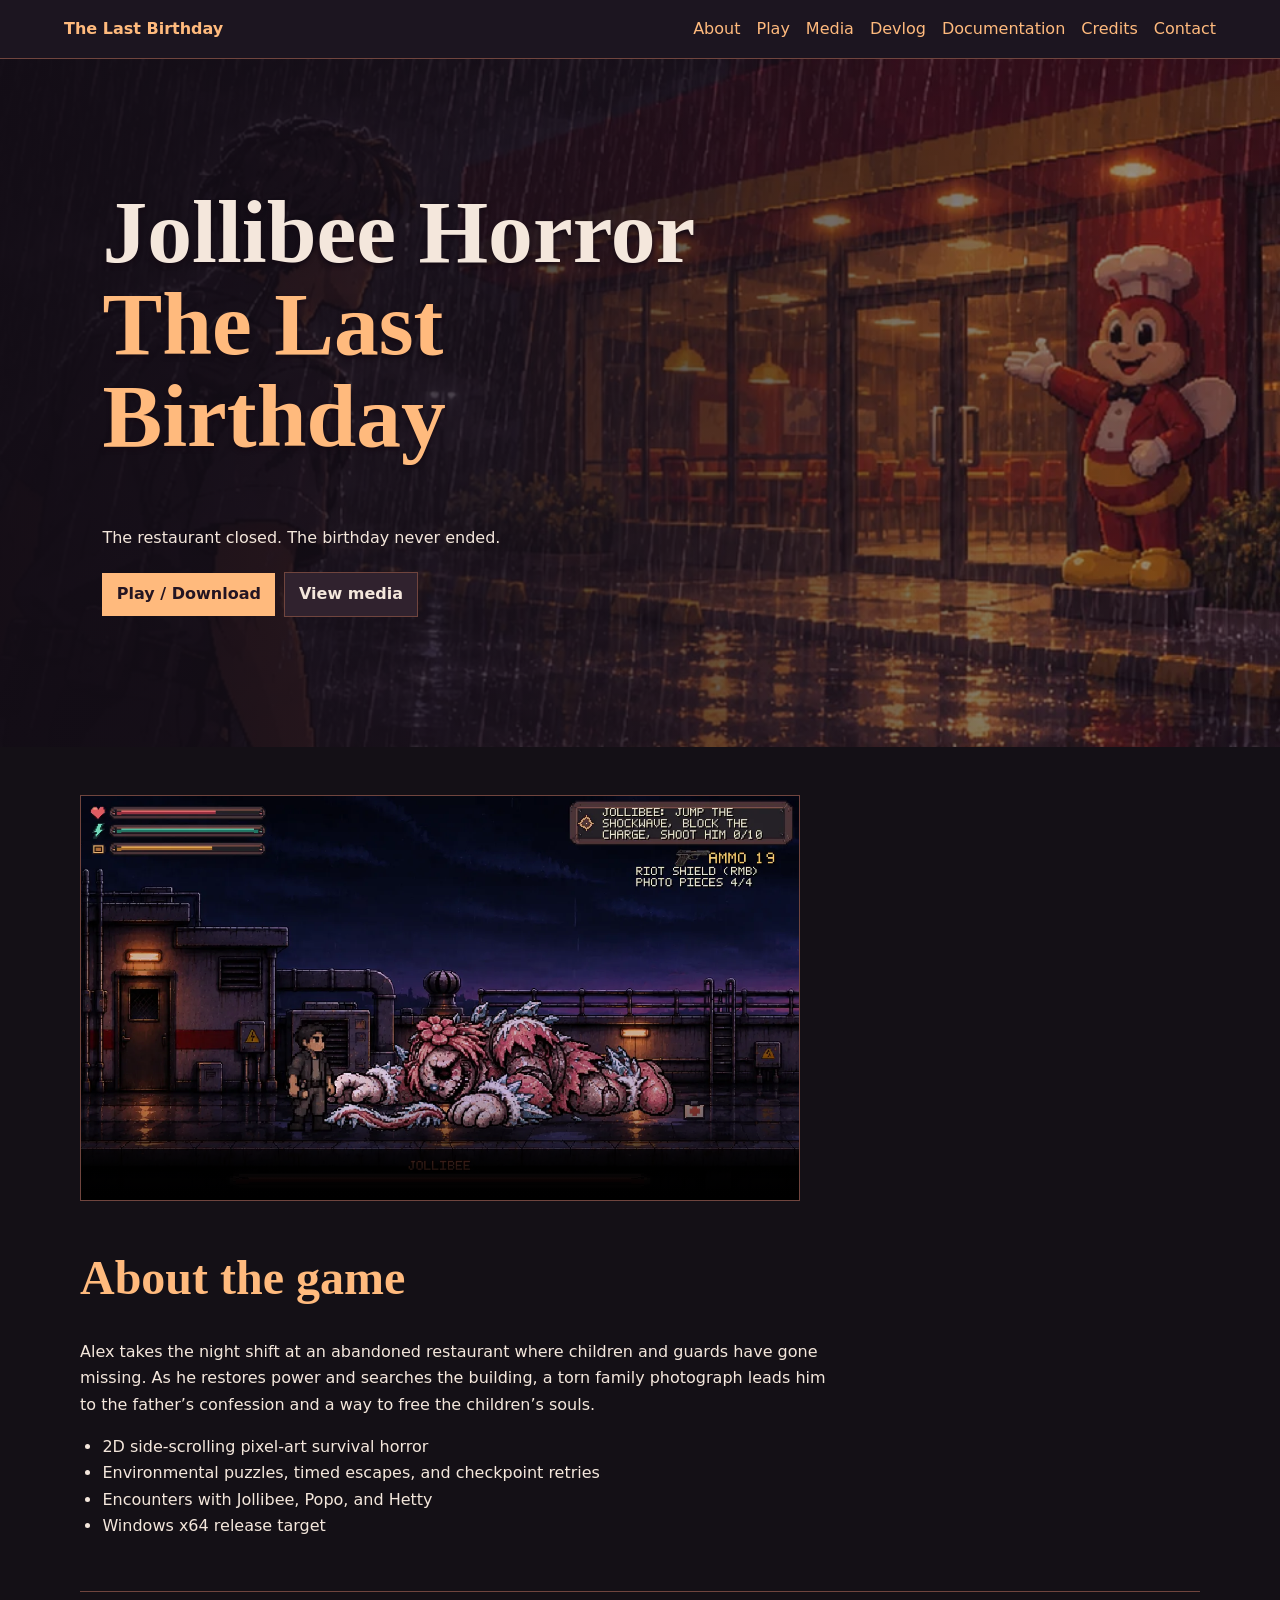
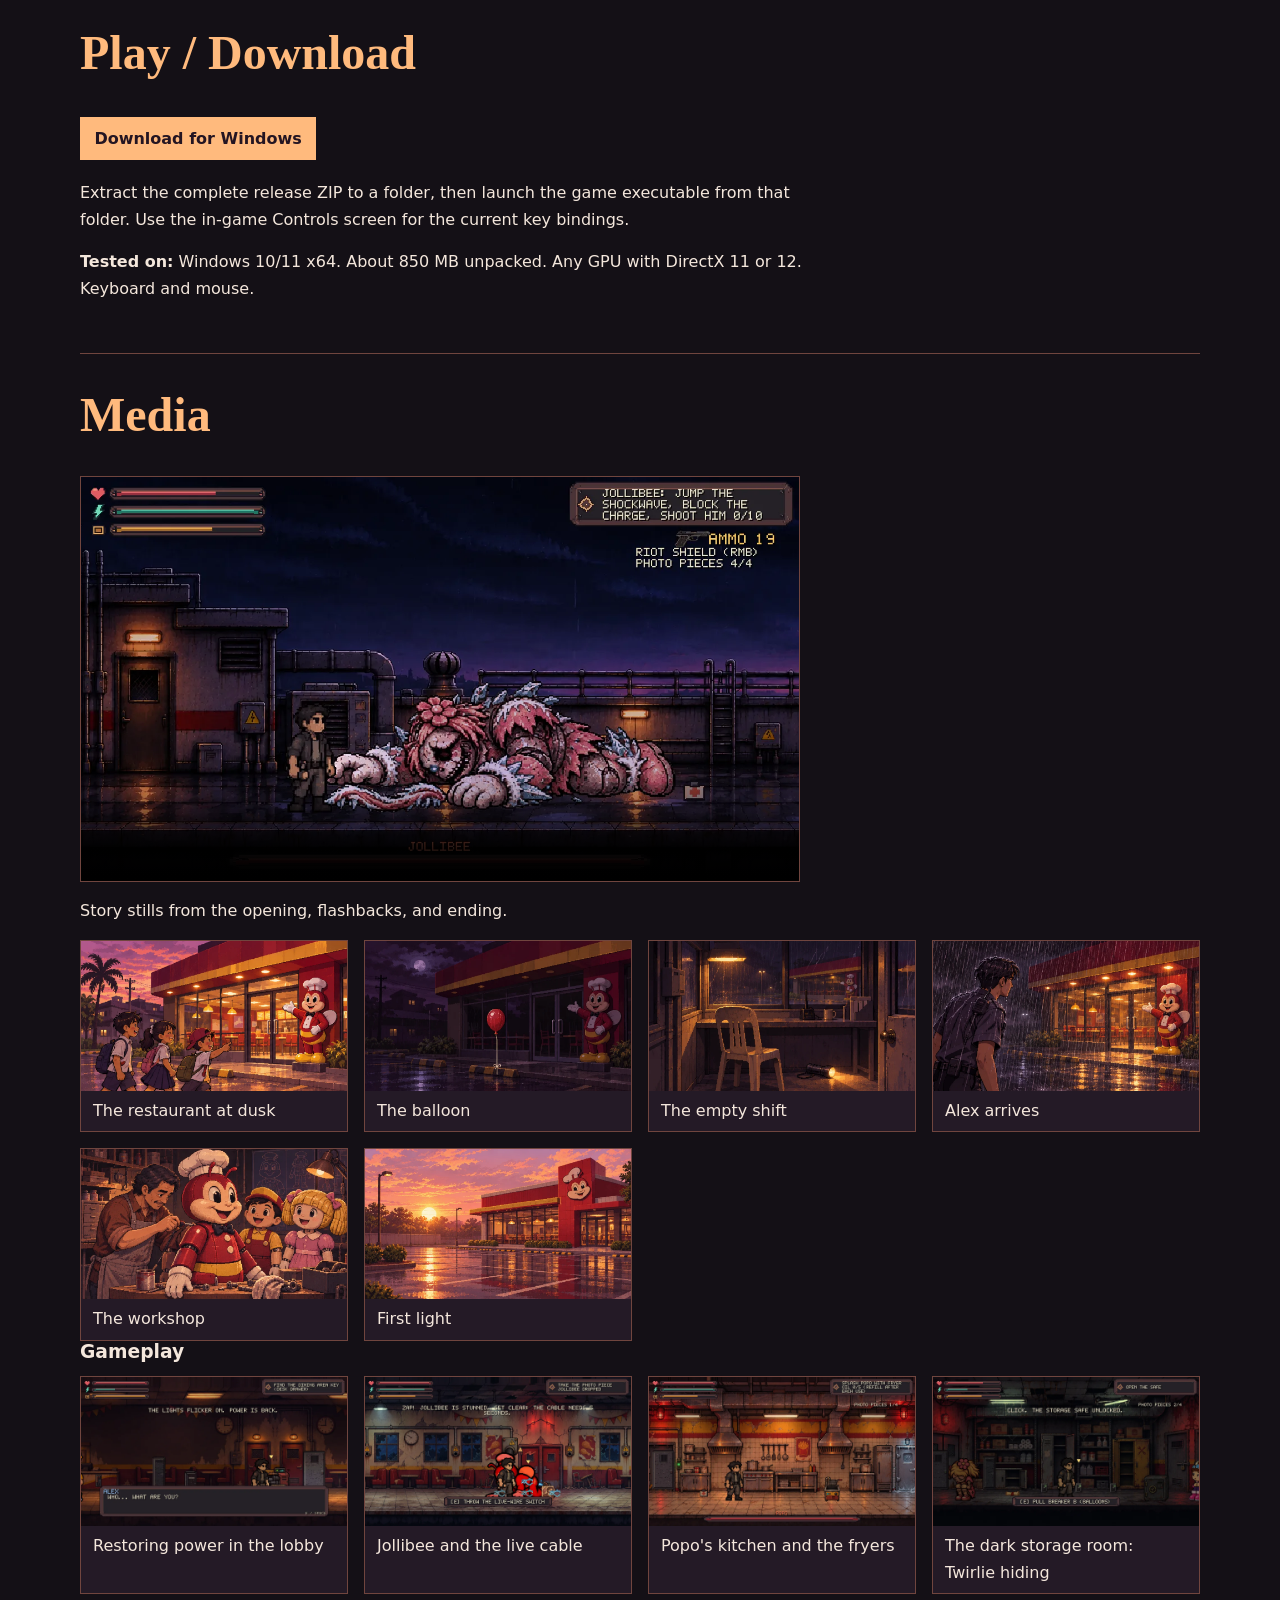
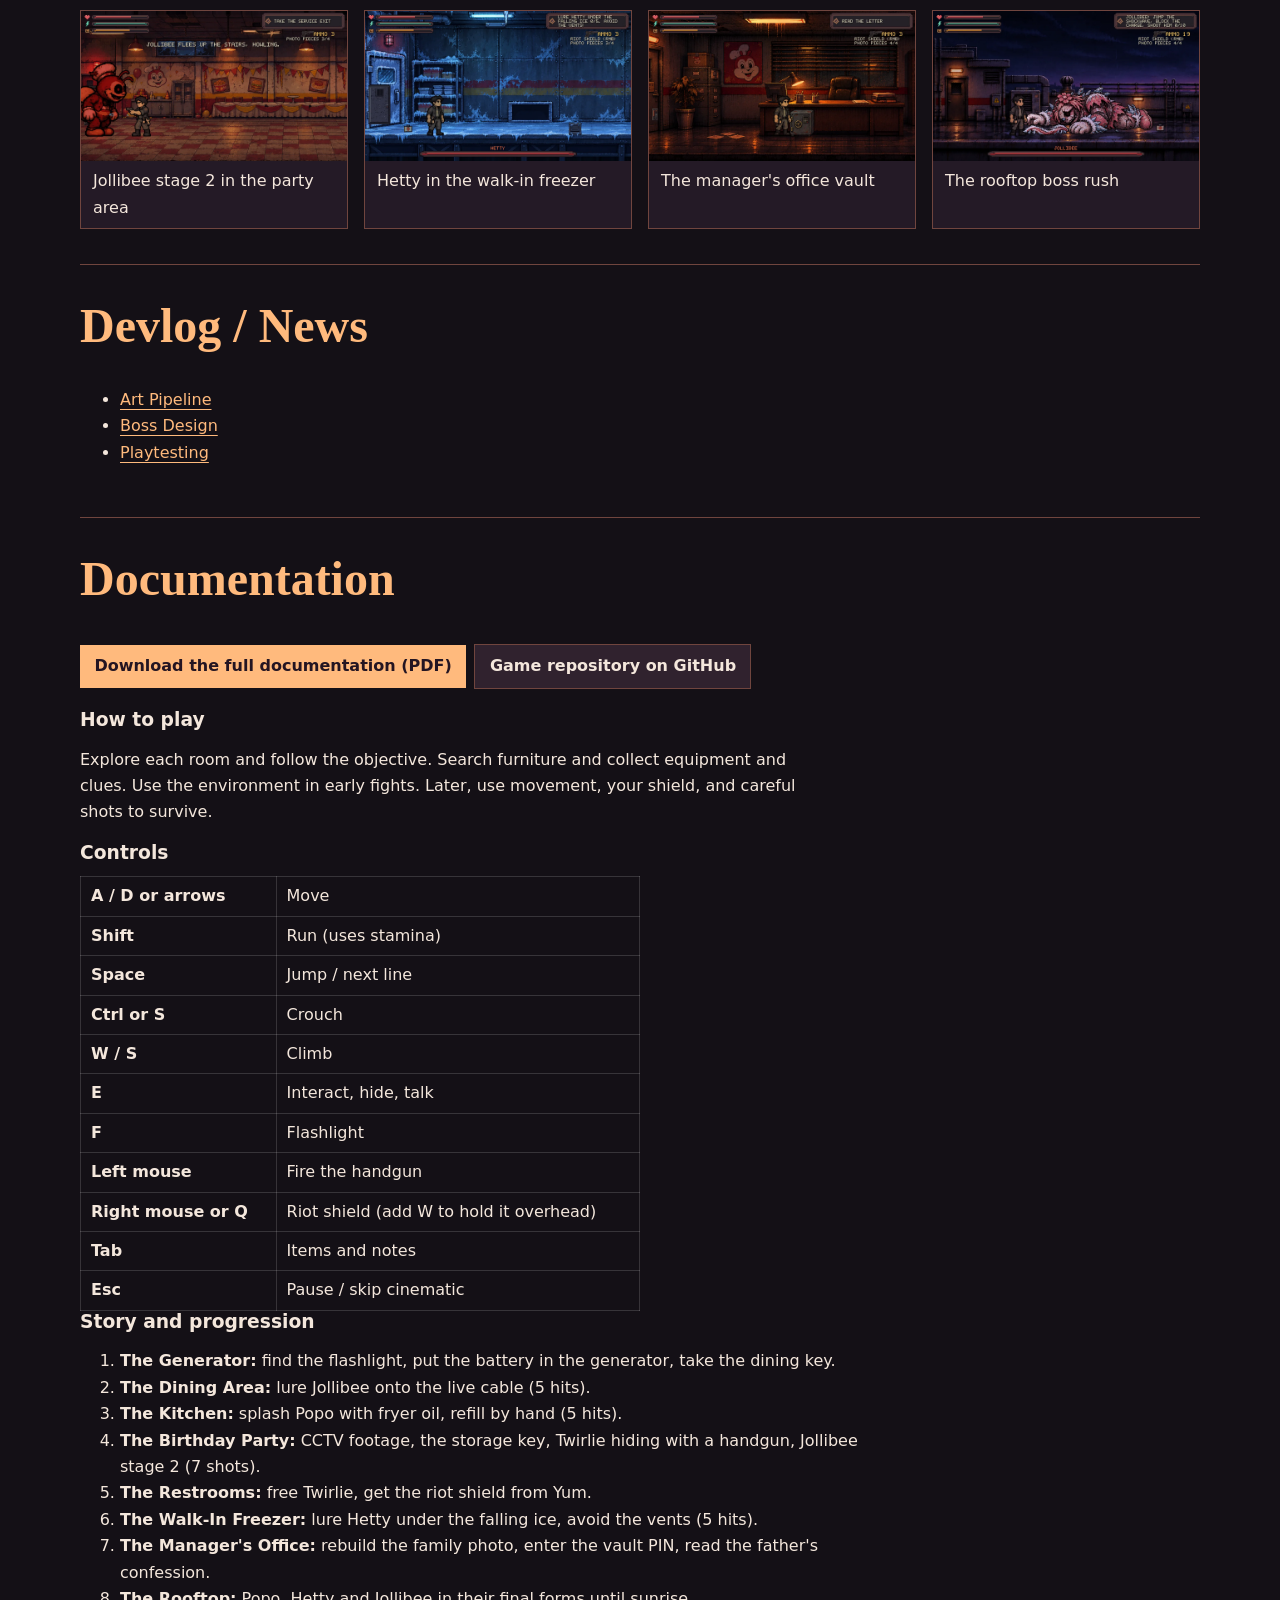
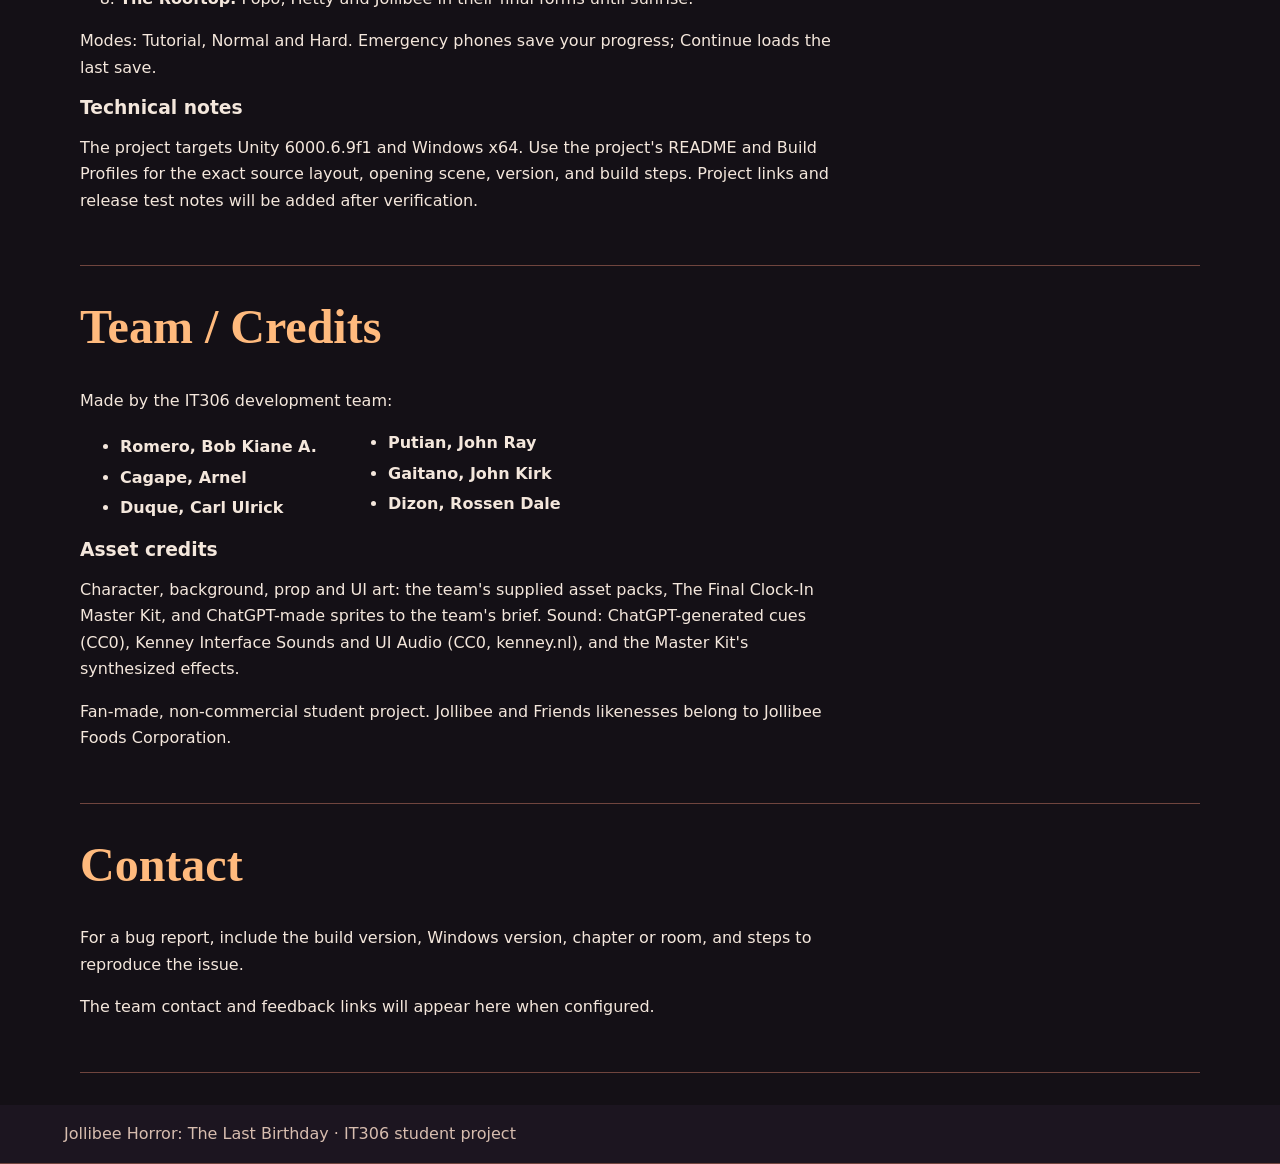
<file: index.html>
<!doctype html>
<html lang="en">
<head><meta charset="utf-8"><meta name="viewport" content="width=device-width, initial-scale=1">
<title>Jollibee Horror: The Last Birthday</title>
<meta name="description" content="A student-made pixel-art survival horror game set in a haunted restaurant.">
<link rel="stylesheet" href="style.css"></head>
<body>
<a class="skip" href="#home">Skip to content</a>
<header><a href="#home" class="brand">The Last Birthday</a><nav aria-label="Main navigation">
<a href="#about">About</a><a href="#play">Play</a><a href="#media">Media</a><a href="#devlog">Devlog</a><a href="#docs">Documentation</a><a href="#team">Credits</a><a href="#contact">Contact</a>
</nav></header>
<main>
<section class="hero" id="home">
<div><h1>Jollibee Horror<br><em>The Last Birthday</em></h1>
<p>The restaurant closed. The birthday never ended.</p><a class="button" href="#play">Play / Download</a> <a class="button secondary" href="#media">View media</a></div>
</section>
<div class="content">
<div class="video" data-trailer><video src="media/trailer.mp4" controls preload="metadata" poster="media/g8_rooftop.webp"></video></div>
<section id="about"><h2>About the game</h2>
<p>Alex takes the night shift at an abandoned restaurant where children and guards have gone missing. As he restores power and searches the building, a torn family photograph leads him to the father’s confession and a way to free the children’s souls.</p>
<ul class="features"><li>2D side-scrolling pixel-art survival horror</li><li>Environmental puzzles, timed escapes, and checkpoint retries</li><li>Encounters with Jollibee, Popo, and Hetty</li><li>Windows x64 release target</li></ul></section>
<section id="play"><h2>Play / Download</h2>
<p id="build-pending">The Windows download link will appear here after the release build is tested.</p><a class="button" id="build-link" hidden>Download for Windows</a>
<p>Extract the complete release ZIP to a folder, then launch the game executable from that folder. Use the in-game Controls screen for the current key bindings.</p>
<p><b>Tested on:</b> Windows 10/11 x64. About 850 MB unpacked. Any GPU with DirectX 11 or 12. Keyboard and mouse.</p></section>
<section id="media"><h2>Media</h2><div class="video" data-trailer><video src="media/trailer.mp4" controls preload="metadata" poster="media/g8_rooftop.webp"></video></div>
<p>Story stills from the opening, flashbacks, and ending.</p>
<div class="gallery">
<figure><img src="media/01_Children_At_Dusk.webp" alt="Children pass the restaurant at dusk" loading="lazy"><figcaption>The restaurant at dusk</figcaption></figure>
<figure><img src="media/02_Balloon_At_Night.webp" alt="A red balloon outside the dark restaurant" loading="lazy"><figcaption>The balloon</figcaption></figure>
<figure><img src="media/03_Empty_Guard_Chair.webp" alt="Empty security booth and a flashlight on the floor" loading="lazy"><figcaption>The empty shift</figcaption></figure>
<figure><img src="media/04_Alex_Arrives.webp" alt="Alex arrives at the restaurant in the rain" loading="lazy"><figcaption>Alex arrives</figcaption></figure>
<figure><img src="media/05_Workshop.webp" alt="The father assembles the friendly mascots" loading="lazy"><figcaption>The workshop</figcaption></figure>
<figure><img src="media/12_Restaurant_Sunrise.webp" alt="Sunrise over the empty restaurant parking lot" loading="lazy"><figcaption>First light</figcaption></figure>
</div>
<h3>Gameplay</h3><div class="gallery"><figure><img src="media/g1_generator.webp" alt="Restoring power in the lobby" loading="lazy"><figcaption>Restoring power in the lobby</figcaption></figure><figure><img src="media/g2_jollibee_cable.webp" alt="Jollibee and the live cable" loading="lazy"><figcaption>Jollibee and the live cable</figcaption></figure><figure><img src="media/g3_popo_kitchen.webp" alt="Popo's kitchen and the fryers" loading="lazy"><figcaption>Popo's kitchen and the fryers</figcaption></figure><figure><img src="media/g4_storage.webp" alt="The dark storage room: Twirlie hiding" loading="lazy"><figcaption>The dark storage room: Twirlie hiding</figcaption></figure><figure><img src="media/g5_party_arena.webp" alt="Jollibee stage 2 in the party area" loading="lazy"><figcaption>Jollibee stage 2 in the party area</figcaption></figure><figure><img src="media/g6_freezer.webp" alt="Hetty in the walk-in freezer" loading="lazy"><figcaption>Hetty in the walk-in freezer</figcaption></figure><figure><img src="media/g7_vault.webp" alt="The manager's office vault" loading="lazy"><figcaption>The manager's office vault</figcaption></figure><figure><img src="media/g8_rooftop.webp" alt="The rooftop boss rush" loading="lazy"><figcaption>The rooftop boss rush</figcaption></figure></div></section>
<section id="devlog"><h2>Devlog / News</h2>
<ul><li><a href="devlog.html#art">Art Pipeline</a></li><li><a href="devlog.html#bosses">Boss Design</a></li><li><a href="devlog.html#testing">Playtesting</a></li></ul></section>
<section id="docs"><h2>Documentation</h2><p><a class="button" href="Game_Documentation.pdf">Download the full documentation (PDF)</a> <a class="button secondary" href="https://github.com/John-putian/JollibeeHorror-TheLastBirthday">Game repository on GitHub</a></p>
<h3>How to play</h3><p>Explore each room and follow the objective. Search furniture and collect equipment and clues. Use the environment in early fights. Later, use movement, your shield, and careful shots to survive.</p>
<h3>Controls</h3><table class="keys"><tr><td>A / D or arrows</td><td>Move</td></tr><tr><td>Shift</td><td>Run (uses stamina)</td></tr><tr><td>Space</td><td>Jump / next line</td></tr><tr><td>Ctrl or S</td><td>Crouch</td></tr><tr><td>W / S</td><td>Climb</td></tr><tr><td>E</td><td>Interact, hide, talk</td></tr><tr><td>F</td><td>Flashlight</td></tr><tr><td>Left mouse</td><td>Fire the handgun</td></tr><tr><td>Right mouse or Q</td><td>Riot shield (add W to hold it overhead)</td></tr><tr><td>Tab</td><td>Items and notes</td></tr><tr><td>Esc</td><td>Pause / skip cinematic</td></tr></table>
<h3>Story and progression</h3><ol><li><b>The Generator:</b> find the flashlight, put the battery in the generator, take the dining key.</li><li><b>The Dining Area:</b> lure Jollibee onto the live cable (5 hits).</li><li><b>The Kitchen:</b> splash Popo with fryer oil, refill by hand (5 hits).</li><li><b>The Birthday Party:</b> CCTV footage, the storage key, Twirlie hiding with a handgun, Jollibee stage 2 (7 shots).</li><li><b>The Restrooms:</b> free Twirlie, get the riot shield from Yum.</li><li><b>The Walk-In Freezer:</b> lure Hetty under the falling ice, avoid the vents (5 hits).</li><li><b>The Manager's Office:</b> rebuild the family photo, enter the vault PIN, read the father's confession.</li><li><b>The Rooftop:</b> Popo, Hetty and Jollibee in their final forms until sunrise.</li></ol><p>Modes: Tutorial, Normal and Hard. Emergency phones save your progress; Continue loads the last save.</p>
<h3>Technical notes</h3><p>The project targets Unity 6000.6.9f1 and Windows x64. Use the project's README and Build Profiles for the exact source layout, opening scene, version, and build steps. Project links and release test notes will be added after verification.</p></section>
<section id="team"><h2>Team / Credits</h2><p>Made by the IT306 development team:</p><ul class="team"><li>Romero, Bob Kiane A.</li><li>Cagape, Arnel</li><li>Duque, Carl Ulrick</li><li>Putian, John Ray</li><li>Gaitano, John Kirk</li><li>Dizon, Rossen Dale</li></ul><h3>Asset credits</h3><p>Character, background, prop and UI art: the team's supplied asset packs, The Final Clock-In Master Kit, and ChatGPT-made sprites to the team's brief. Sound: ChatGPT-generated cues (CC0), Kenney Interface Sounds and UI Audio (CC0, kenney.nl), and the Master Kit's synthesized effects.</p><p>Fan-made, non-commercial student project. Jollibee and Friends likenesses belong to Jollibee Foods Corporation.</p></section>
<section id="contact"><h2>Contact</h2><p>For a bug report, include the build version, Windows version, chapter or room, and steps to reproduce the issue.</p><p id="contact-pending">The team contact and feedback links will appear here when configured.</p><ul id="contact-links" hidden></ul></section>
</div>
</main>
<footer>Jollibee Horror: The Last Birthday · IT306 student project</footer>
<script src="release.js"></script>
</body></html>
</file>
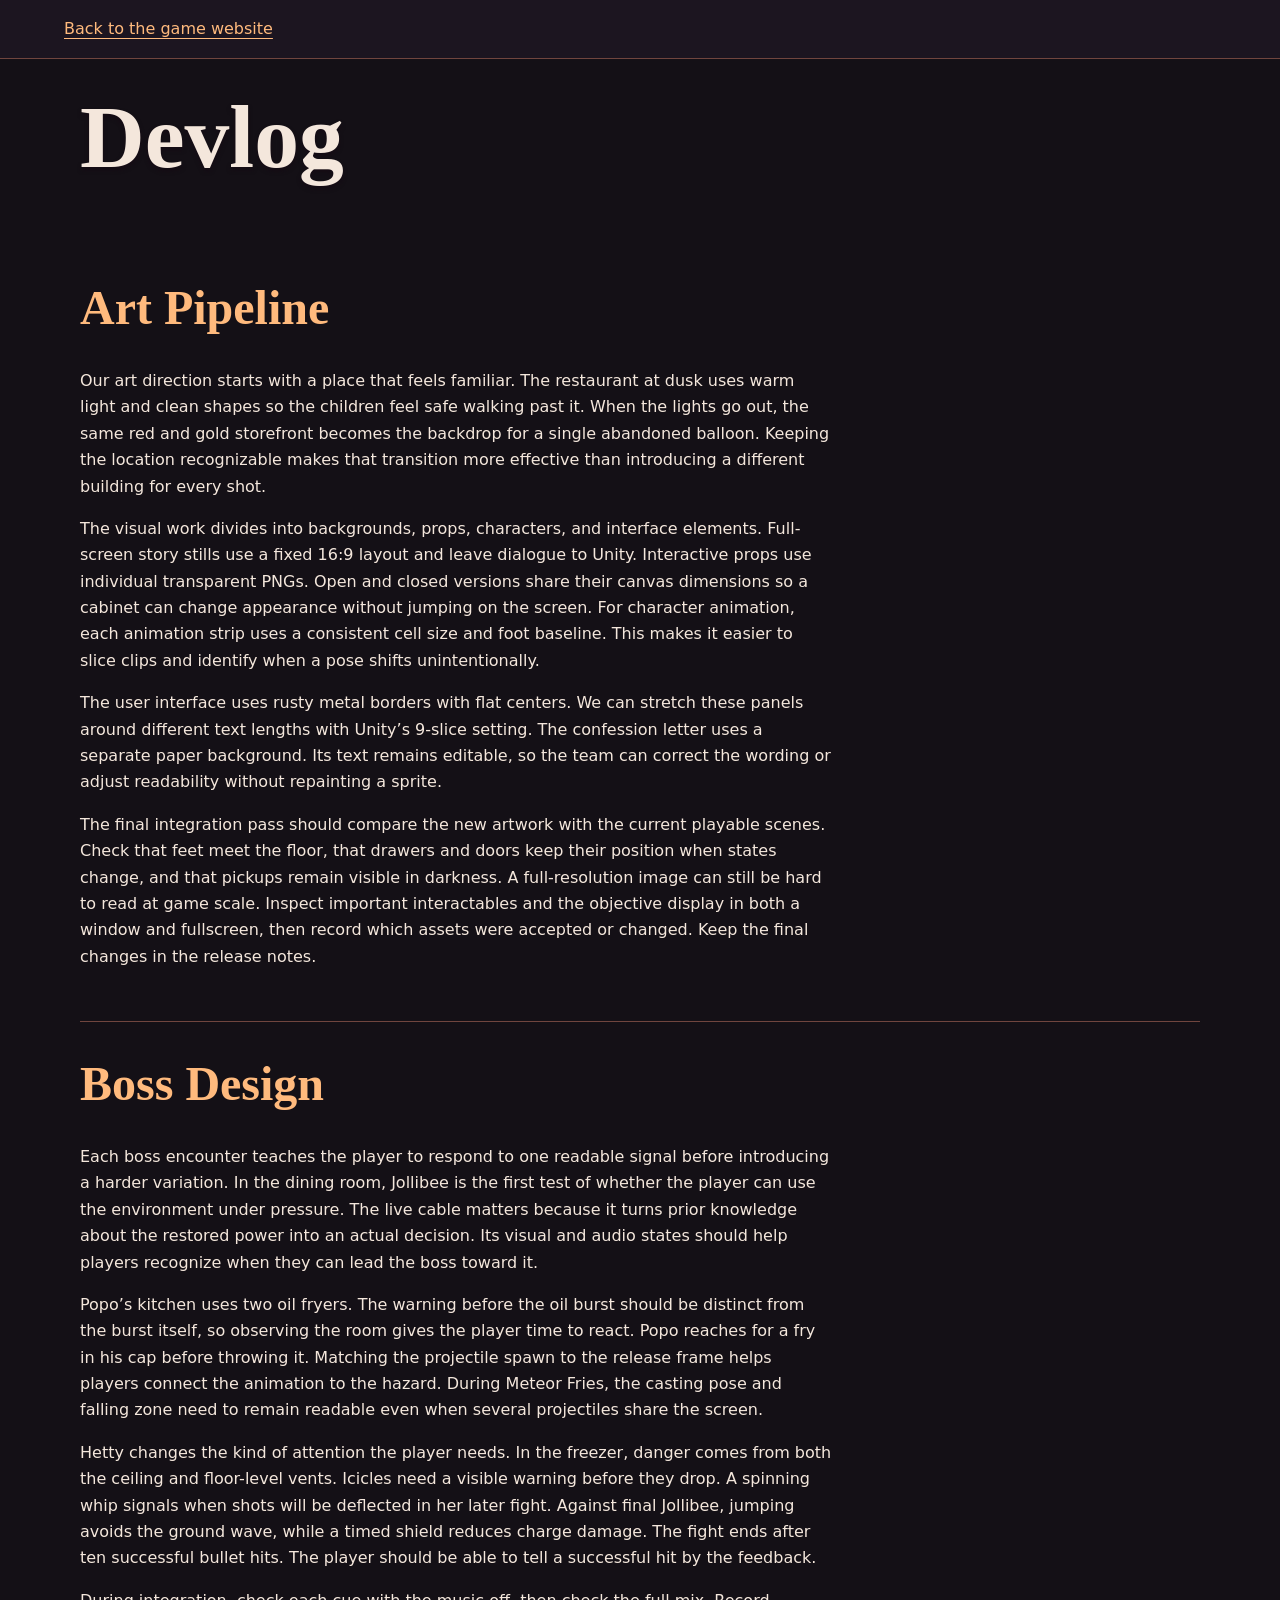
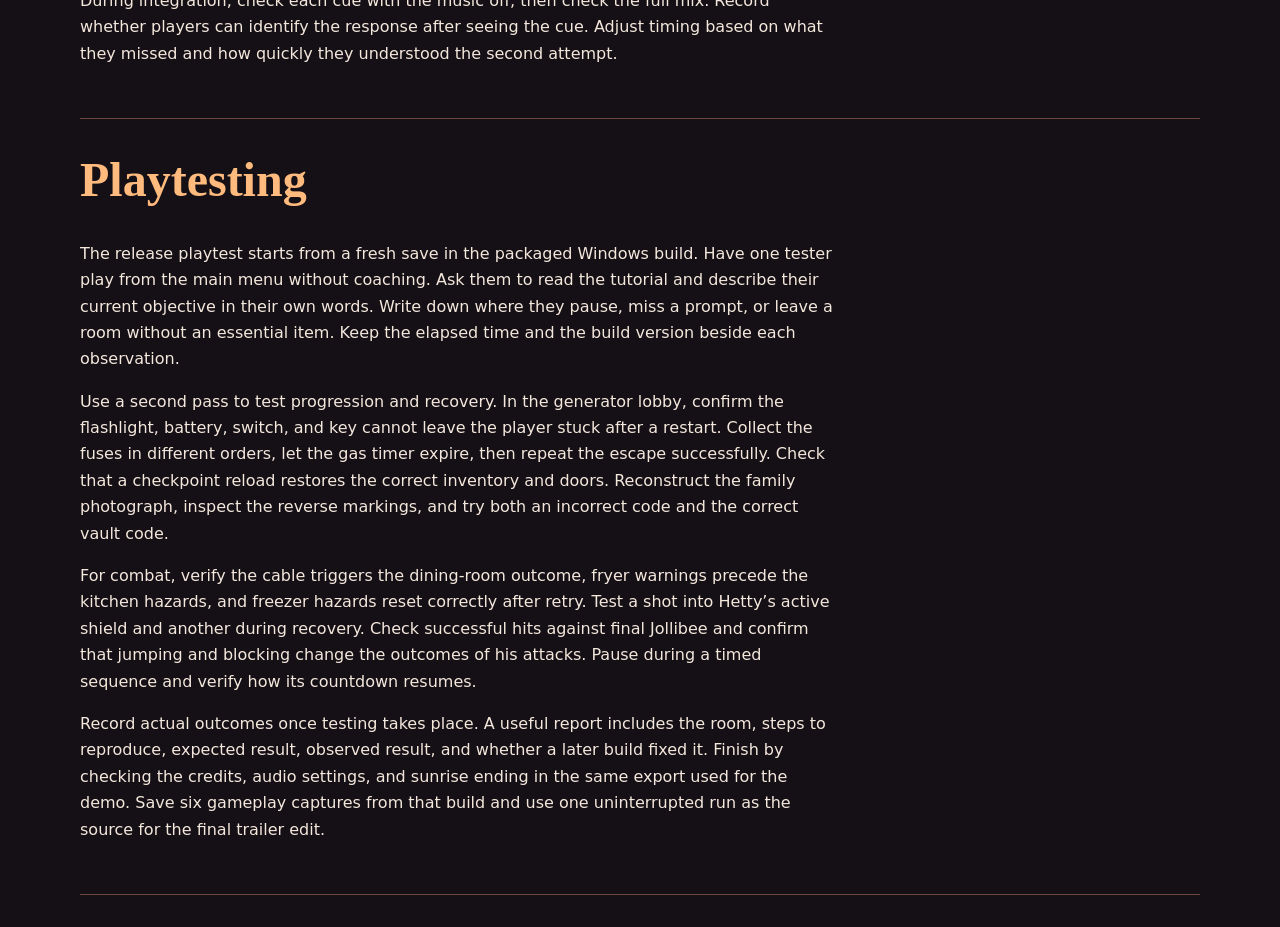
<file: devlog.html>
<!doctype html><html lang="en"><head><meta charset="utf-8"><meta name="viewport" content="width=device-width, initial-scale=1"><title>The Last Birthday · Devlog</title><link rel="stylesheet" href="style.css"></head><body><header><a href="index.html#devlog">Back to the game website</a></header><main class="content"><h1>Devlog</h1><section id="art"><h2>Art Pipeline</h2><p>Our art direction starts with a place that feels familiar. The restaurant at dusk uses warm light and clean shapes so the children feel safe walking past it. When the lights go out, the same red and gold storefront becomes the backdrop for a single abandoned balloon. Keeping the location recognizable makes that transition more effective than introducing a different building for every shot.</p><p>The visual work divides into backgrounds, props, characters, and interface elements. Full-screen story stills use a fixed 16:9 layout and leave dialogue to Unity. Interactive props use individual transparent PNGs. Open and closed versions share their canvas dimensions so a cabinet can change appearance without jumping on the screen. For character animation, each animation strip uses a consistent cell size and foot baseline. This makes it easier to slice clips and identify when a pose shifts unintentionally.</p><p>The user interface uses rusty metal borders with flat centers. We can stretch these panels around different text lengths with Unity’s 9-slice setting. The confession letter uses a separate paper background. Its text remains editable, so the team can correct the wording or adjust readability without repainting a sprite.</p><p>The final integration pass should compare the new artwork with the current playable scenes. Check that feet meet the floor, that drawers and doors keep their position when states change, and that pickups remain visible in darkness. A full-resolution image can still be hard to read at game scale. Inspect important interactables and the objective display in both a window and fullscreen, then record which assets were accepted or changed. Keep the final changes in the release notes.</p></section><section id="bosses"><h2>Boss Design</h2><p>Each boss encounter teaches the player to respond to one readable signal before introducing a harder variation. In the dining room, Jollibee is the first test of whether the player can use the environment under pressure. The live cable matters because it turns prior knowledge about the restored power into an actual decision. Its visual and audio states should help players recognize when they can lead the boss toward it.</p><p>Popo’s kitchen uses two oil fryers. The warning before the oil burst should be distinct from the burst itself, so observing the room gives the player time to react. Popo reaches for a fry in his cap before throwing it. Matching the projectile spawn to the release frame helps players connect the animation to the hazard. During Meteor Fries, the casting pose and falling zone need to remain readable even when several projectiles share the screen.</p><p>Hetty changes the kind of attention the player needs. In the freezer, danger comes from both the ceiling and floor-level vents. Icicles need a visible warning before they drop. A spinning whip signals when shots will be deflected in her later fight. Against final Jollibee, jumping avoids the ground wave, while a timed shield reduces charge damage. The fight ends after ten successful bullet hits. The player should be able to tell a successful hit by the feedback.</p><p>During integration, check each cue with the music off, then check the full mix. Record whether players can identify the response after seeing the cue. Adjust timing based on what they missed and how quickly they understood the second attempt.</p></section><section id="testing"><h2>Playtesting</h2><p>The release playtest starts from a fresh save in the packaged Windows build. Have one tester play from the main menu without coaching. Ask them to read the tutorial and describe their current objective in their own words. Write down where they pause, miss a prompt, or leave a room without an essential item. Keep the elapsed time and the build version beside each observation.</p><p>Use a second pass to test progression and recovery. In the generator lobby, confirm the flashlight, battery, switch, and key cannot leave the player stuck after a restart. Collect the fuses in different orders, let the gas timer expire, then repeat the escape successfully. Check that a checkpoint reload restores the correct inventory and doors. Reconstruct the family photograph, inspect the reverse markings, and try both an incorrect code and the correct vault code.</p><p>For combat, verify the cable triggers the dining-room outcome, fryer warnings precede the kitchen hazards, and freezer hazards reset correctly after retry. Test a shot into Hetty’s active shield and another during recovery. Check successful hits against final Jollibee and confirm that jumping and blocking change the outcomes of his attacks. Pause during a timed sequence and verify how its countdown resumes.</p><p>Record actual outcomes once testing takes place. A useful report includes the room, steps to reproduce, expected result, observed result, and whether a later build fixed it. Finish by checking the credits, audio settings, and sunrise ending in the same export used for the demo. Save six gameplay captures from that build and use one uninterrupted run as the source for the final trailer edit.</p></section></main></body></html>
</file>
<file: style.css>
:root{color-scheme:dark;--bg:#141016;--ink:#f4e7dc;--muted:#d7bdaf;--accent:#ffba7d;--line:#70453e}
*{box-sizing:border-box}body{margin:0;background:var(--bg);color:var(--ink);font:1rem/1.65 system-ui,sans-serif}a{color:var(--accent);text-underline-offset:.22em}a:focus-visible{outline:2px solid #fff;outline-offset:4px}
.skip{position:absolute;left:1rem;top:-5rem;background:#252030;padding:.5rem;z-index:1}.skip:focus{top:.5rem}
header,footer{padding:1rem clamp(1rem,5vw,4rem);background:#1c1520;border-bottom:1px solid var(--line)}header{display:flex;align-items:center;justify-content:space-between;gap:.5rem 2rem;flex-wrap:wrap}.brand{font-weight:750}nav{display:flex;flex-wrap:wrap;gap:.35rem 1rem}nav a,.brand{text-decoration:none}
.hero{min-height:clamp(27rem,62vw,43rem);display:grid;align-items:center;padding:2rem clamp(1rem,8vw,8rem);background:linear-gradient(90deg,#130d16f7,#17101ab0 51%,#170e1666),url('media/04_Alex_Arrives.webp') center/cover}
h1,h2,h3{line-height:1.16;margin:0 0 .7em}h1{font:700 clamp(2.35rem,7vw,6rem)/1.03 Georgia,serif;max-width:14ch;text-shadow:0 3px 4px #150b14}h1 em{font-style:normal;color:var(--accent)}h2{font:700 clamp(1.95rem,4vw,3rem)/1.1 Georgia,serif;color:var(--accent)}
.button{display:inline-block;background:var(--accent);color:#241522;padding:.52rem .9rem;text-decoration:none;font-weight:700;margin:.25rem .2rem .25rem 0}.button[hidden]{display:none}.secondary{background:#30222e;color:var(--ink);border:1px solid var(--line)}
.content{width:min(70rem,100% - 2rem);margin:auto;padding:2rem 0}.content section{padding:2.2rem 0;border-bottom:1px solid var(--line)}.content p,.content li{max-width:74ch}.video{width:min(100%,45rem);aspect-ratio:16/9;display:grid;place-items:center;text-align:center;border:1px solid var(--line);background:#241a26;color:var(--muted);margin:1rem 0}.video iframe,.video video{width:100%;height:100%;border:0}
.gallery{display:grid;grid-template-columns:repeat(auto-fit,minmax(min(100%,15rem),1fr));gap:1rem}figure{margin:0;background:#241a26;border:1px solid var(--line)}img{display:block;width:100%;height:auto}figcaption{padding:.45rem .75rem}.features{padding-left:1.4rem}footer{color:var(--muted)}
.keys{border-collapse:collapse;width:100%;max-width:560px}.keys td{border:1px solid rgba(255,255,255,.15);padding:6px 10px}.keys td:first-child{font-weight:bold;white-space:nowrap}

.team{columns:2;max-width:560px}.team li{margin:4px 0;font-weight:bold}@media(max-width:600px){.team{columns:1}}
</file>
